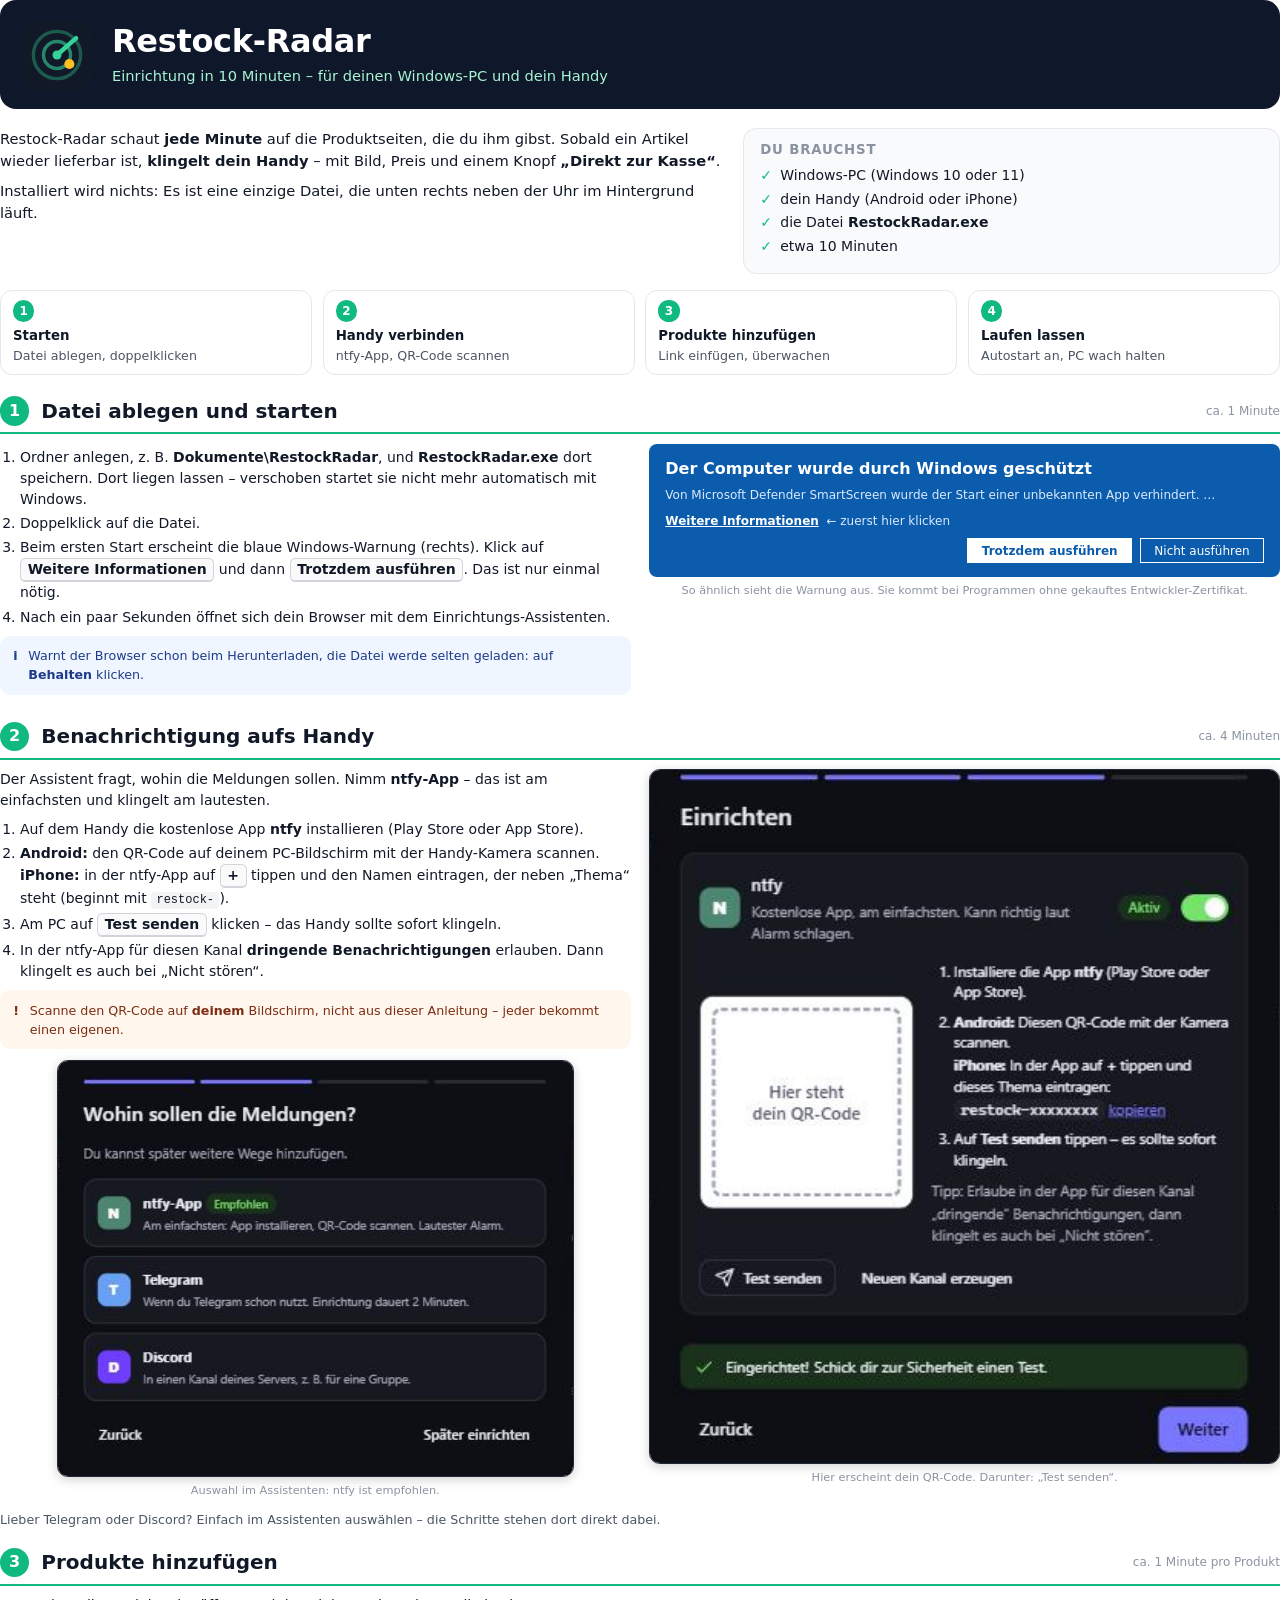
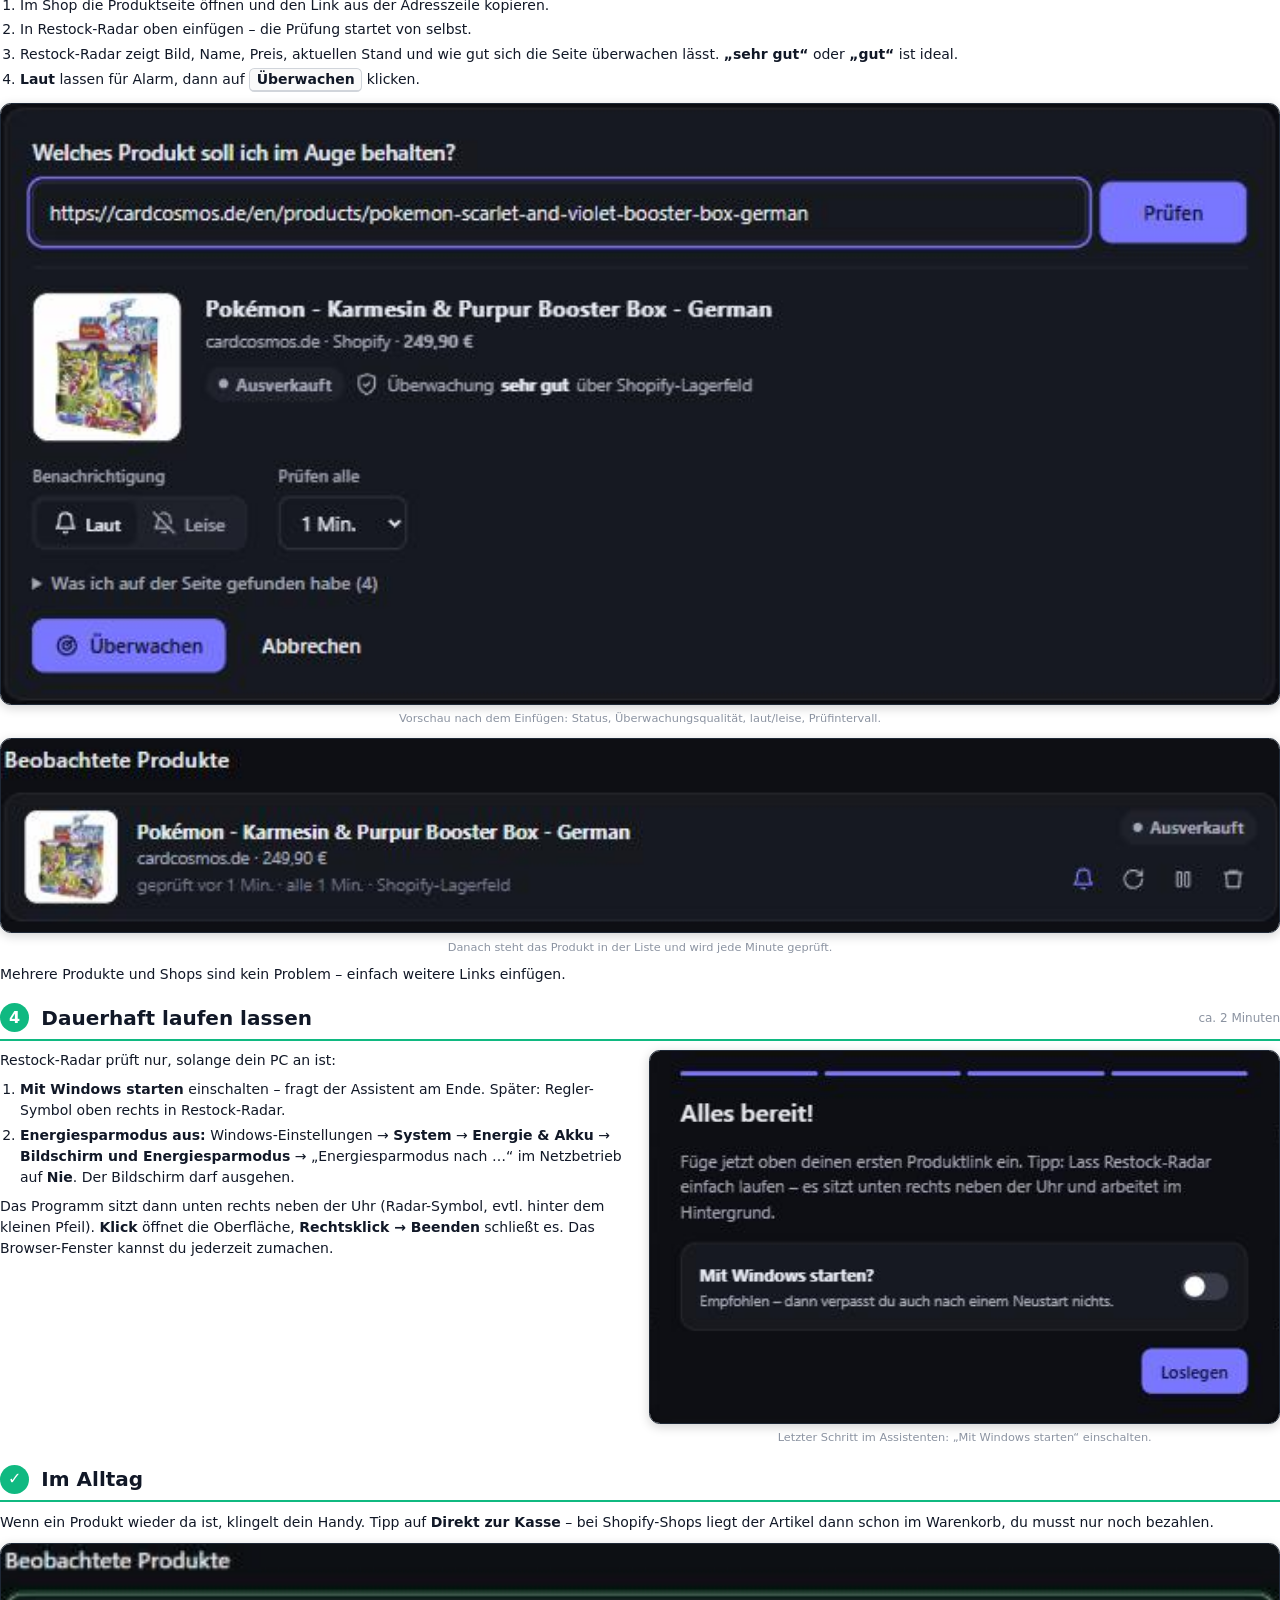
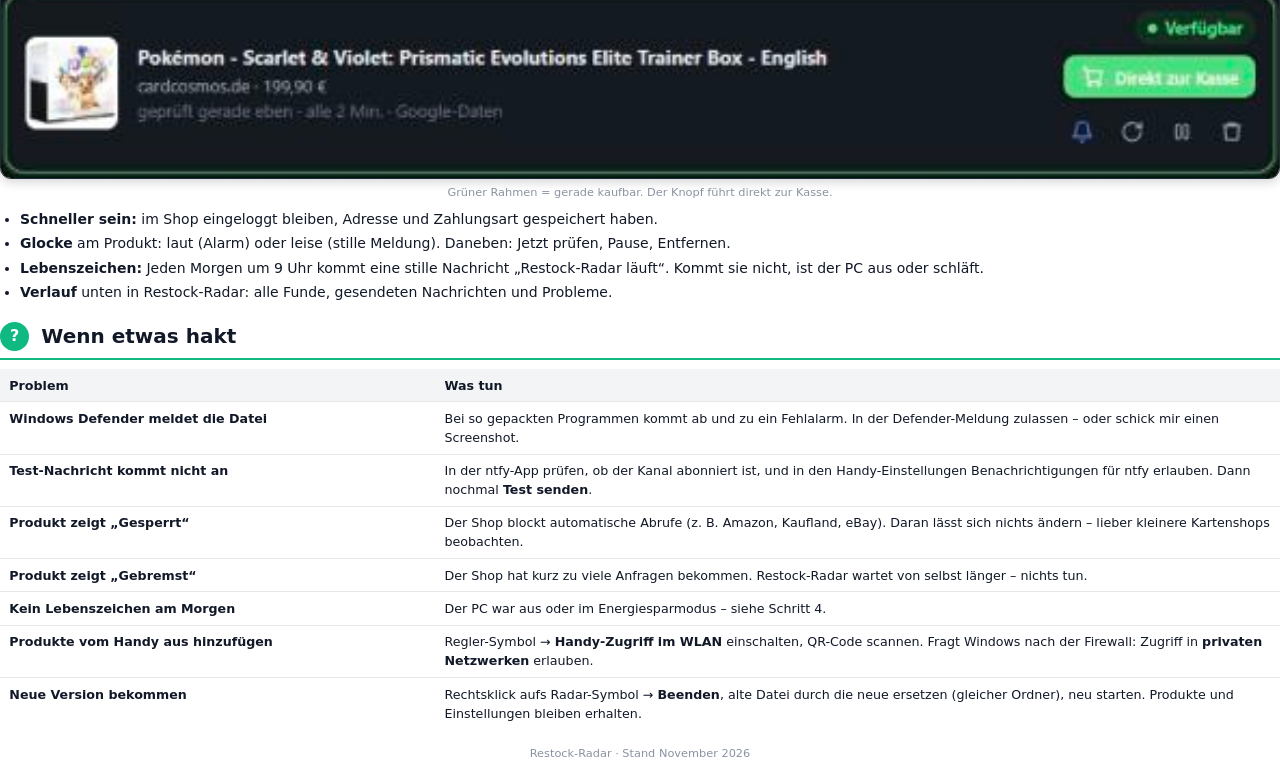
<file: docs/anleitung/anleitung.html>
<!doctype html>
<html lang="de">
<head>
<meta charset="utf-8">
<title>Restock-Radar – Einrichtung in 10 Minuten</title>
<style>
  @page {
    size: A4;
    margin: 16mm 16mm 18mm;
    @bottom-center { content: "Restock-Radar · Seite " counter(page) " von " counter(pages); font: 8pt "Segoe UI", sans-serif; color: #8b93a1; }
  }
  :root {
    --ink: #111827; --muted: #4b5563; --faint: #8b93a1; --line: #e5e7eb;
    --green: #10b981; --green-dark: #047857; --green-soft: #ecfdf5;
    --amber: #b45309; --amber-soft: #fff7ed; --blue: #2563eb; --blue-soft: #eff6ff;
  }
  * { box-sizing: border-box; }
  html { -webkit-print-color-adjust: exact; print-color-adjust: exact; }
  body { margin: 0; font: 10.5pt/1.5 "Segoe UI", system-ui, sans-serif; color: var(--ink); }
  h1, h2, h3 { margin: 0; line-height: 1.2; }
  p { margin: 0 0 6pt; }
  b { font-weight: 650; }
  code { font: 9pt Consolas, monospace; background: #f3f4f6; padding: 1pt 4pt; border-radius: 3pt; }
  .key { display: inline-block; font-weight: 650; padding: 0 5pt; border: 1px solid #d1d5db; border-bottom-width: 2px; border-radius: 4pt; background: #fafafa; white-space: nowrap; }

  /* Kopf */
  .hero { display: flex; gap: 14pt; align-items: center; padding: 14pt 16pt; border-radius: 12pt; background: #0f172a; color: #fff; }
  .hero svg { width: 54pt; height: 54pt; flex: none; }
  .hero h1 { font-size: 24pt; font-weight: 750; letter-spacing: -.01em; }
  .hero p { margin: 3pt 0 0; color: #a7f3d0; font-size: 11pt; }
  .intro { display: grid; grid-template-columns: 1.35fr 1fr; gap: 14pt; margin: 14pt 0 12pt; }
  .intro p { font-size: 11pt; }
  .needs { border: 1px solid var(--line); border-radius: 10pt; padding: 10pt 12pt; background: #f9fafb; }
  .needs h3 { font-size: 10pt; text-transform: uppercase; letter-spacing: .06em; color: var(--faint); margin-bottom: 5pt; }
  .needs ul { list-style: none; margin: 0; padding: 0; }
  .needs li { padding-left: 15pt; position: relative; margin: 2pt 0; }
  .needs li::before { content: "✓"; position: absolute; left: 0; color: var(--green); font-weight: 800; }

  /* Ablauf */
  .flow { display: grid; grid-template-columns: repeat(4, 1fr); gap: 8pt; margin-bottom: 16pt; }
  .flow div { border: 1px solid var(--line); border-radius: 9pt; padding: 7pt 9pt; font-size: 9.5pt; color: var(--muted); }
  .flow b { display: block; color: var(--ink); font-size: 10pt; }
  .flow span { display: inline-grid; place-items: center; width: 16pt; height: 16pt; border-radius: 50%; background: var(--green); color: #fff; font-weight: 800; font-size: 9pt; margin-bottom: 3pt; }

  /* Schritte */
  .step { margin: 0 0 14pt; break-inside: avoid; }
  .step-head { display: flex; align-items: center; gap: 9pt; margin-bottom: 7pt; padding-bottom: 5pt; border-bottom: 2px solid var(--green); }
  .num { display: grid; place-items: center; width: 22pt; height: 22pt; border-radius: 50%; background: var(--green); color: #fff; font-weight: 800; font-size: 12pt; flex: none; }
  .step-head h2 { font-size: 15pt; font-weight: 700; }
  .step-head .time { margin-left: auto; color: var(--faint); font-size: 9pt; }
  .cols { display: grid; grid-template-columns: 1fr 1fr; gap: 14pt; align-items: start; }
  ol, ul { margin: 0 0 6pt; padding-left: 15pt; }
  li { margin: 2.5pt 0; }
  figure { margin: 0; break-inside: avoid; }
  figure img { display: block; width: 100%; border-radius: 8pt; border: 1px solid #1f2937; box-shadow: 0 2pt 8pt rgba(0,0,0,.18); }
  figcaption { font-size: 8.5pt; color: var(--faint); margin-top: 4pt; text-align: center; }
  .narrow { width: 82%; margin: 0 auto; }
  .wide { margin: 8pt 0 6pt; }
  .note { display: flex; gap: 8pt; padding: 8pt 10pt; border-radius: 8pt; font-size: 9.5pt; margin: 6pt 0; break-inside: avoid; }
  .note .ico { font-weight: 800; flex: none; }
  .note.info { background: var(--blue-soft); color: #1e3a8a; }
  .note.warn { background: var(--amber-soft); color: #7c2d12; }
  .note.ok { background: var(--green-soft); color: #065f46; }

  /* Windows-Warnung nachgebaut */
  .smartscreen { background: #0b5cad; color: #fff; border-radius: 6pt; padding: 10pt 12pt; font-size: 9pt; }
  .smartscreen h4 { margin: 0 0 4pt; font-size: 12pt; font-weight: 600; }
  .smartscreen p { margin: 0 0 6pt; color: #dbeafe; }
  .smartscreen .link { text-decoration: underline; color: #fff; font-weight: 600; }
  .smartscreen .btns { display: flex; justify-content: flex-end; gap: 6pt; }
  .smartscreen .btns span { border: 1px solid #fff; padding: 2pt 10pt; }
  .smartscreen .btns .hi { background: #fff; color: #0b5cad; font-weight: 700; }

  /* Hilfe */
  table { width: 100%; border-collapse: collapse; font-size: 9.5pt; }
  th { text-align: left; background: #f3f4f6; padding: 5pt 7pt; font-weight: 650; }
  td { border-top: 1px solid var(--line); padding: 5pt 7pt; vertical-align: top; }
  td:first-child { font-weight: 600; width: 34%; }
  tr { break-inside: avoid; }
  .page-break { break-before: page; }
  .foot { margin-top: 12pt; font-size: 8.5pt; color: var(--faint); text-align: center; }
</style>
</head>
<body>

<section class="hero">
  <svg viewBox="0 0 64 64" aria-hidden="true">
    <rect width="64" height="64" rx="16" fill="#111827"/>
    <circle cx="32" cy="32" r="21" fill="none" stroke="#34d399" stroke-opacity=".35" stroke-width="3"/>
    <circle cx="32" cy="32" r="12" fill="none" stroke="#34d399" stroke-opacity=".6" stroke-width="3"/>
    <path d="M32 32 L49 17" stroke="#34d399" stroke-width="4" stroke-linecap="round"/>
    <circle cx="32" cy="32" r="4" fill="#34d399"/>
    <circle cx="43" cy="40" r="4.5" fill="#fbbf24"/>
  </svg>
  <div>
    <h1>Restock-Radar</h1>
    <p>Einrichtung in 10 Minuten – für deinen Windows-PC und dein Handy</p>
  </div>
</section>

<section class="intro">
  <div>
    <p>Restock-Radar schaut <b>jede Minute</b> auf die Produktseiten, die du ihm gibst. Sobald ein Artikel wieder lieferbar ist, <b>klingelt dein Handy</b> – mit Bild, Preis und einem Knopf <b>„Direkt zur Kasse“</b>.</p>
    <p>Installiert wird nichts: Es ist eine einzige Datei, die unten rechts neben der Uhr im Hintergrund läuft.</p>
  </div>
  <div class="needs">
    <h3>Du brauchst</h3>
    <ul>
      <li>Windows-PC (Windows 10 oder 11)</li>
      <li>dein Handy (Android oder iPhone)</li>
      <li>die Datei <b>RestockRadar.exe</b></li>
      <li>etwa 10 Minuten</li>
    </ul>
  </div>
</section>

<section class="flow">
  <div><span>1</span><b>Starten</b>Datei ablegen, doppelklicken</div>
  <div><span>2</span><b>Handy verbinden</b>ntfy-App, QR-Code scannen</div>
  <div><span>3</span><b>Produkte hinzufügen</b>Link einfügen, überwachen</div>
  <div><span>4</span><b>Laufen lassen</b>Autostart an, PC wach halten</div>
</section>

<!-- Schritt 1 -->
<section class="step">
  <div class="step-head"><span class="num">1</span><h2>Datei ablegen und starten</h2><span class="time">ca. 1 Minute</span></div>
  <div class="cols">
    <div>
      <ol>
        <li>Ordner anlegen, z. B. <b>Dokumente\RestockRadar</b>, und <b>RestockRadar.exe</b> dort speichern. Dort liegen lassen – verschoben startet sie nicht mehr automatisch mit Windows.</li>
        <li>Doppelklick auf die Datei.</li>
        <li>Beim ersten Start erscheint die blaue Windows-Warnung (rechts). Klick auf <span class="key">Weitere Informationen</span> und dann <span class="key">Trotzdem ausführen</span>. Das ist nur einmal nötig.</li>
        <li>Nach ein paar Sekunden öffnet sich dein Browser mit dem Einrichtungs-Assistenten.</li>
      </ol>
      <div class="note info"><span class="ico">i</span><span>Warnt der Browser schon beim Herunterladen, die Datei werde selten geladen: auf <b>Behalten</b> klicken.</span></div>
    </div>
    <figure>
      <div class="smartscreen">
        <h4>Der Computer wurde durch Windows geschützt</h4>
        <p>Von Microsoft Defender SmartScreen wurde der Start einer unbekannten App verhindert. …</p>
        <p><span class="link">Weitere Informationen</span> &nbsp;← zuerst hier klicken</p>
        <div class="btns"><span class="hi">Trotzdem ausführen</span><span>Nicht ausführen</span></div>
      </div>
      <figcaption>So ähnlich sieht die Warnung aus. Sie kommt bei Programmen ohne gekauftes Entwickler-Zertifikat.</figcaption>
    </figure>
  </div>
</section>

<!-- Schritt 2 -->
<section class="step page-break">
  <div class="step-head"><span class="num">2</span><h2>Benachrichtigung aufs Handy</h2><span class="time">ca. 4 Minuten</span></div>
  <div class="cols">
    <div>
      <p>Der Assistent fragt, wohin die Meldungen sollen. Nimm <b>ntfy-App</b> – das ist am einfachsten und klingelt am lautesten.</p>
      <ol>
        <li>Auf dem Handy die kostenlose App <b>ntfy</b> installieren (Play Store oder App Store).</li>
        <li><b>Android:</b> den QR-Code auf deinem PC-Bildschirm mit der Handy-Kamera scannen.<br>
            <b>iPhone:</b> in der ntfy-App auf <span class="key">+</span> tippen und den Namen eintragen, der neben „Thema“ steht (beginnt mit <code>restock-</code>).</li>
        <li>Am PC auf <span class="key">Test senden</span> klicken – das Handy sollte sofort klingeln.</li>
        <li>In der ntfy-App für diesen Kanal <b>dringende Benachrichtigungen</b> erlauben. Dann klingelt es auch bei „Nicht stören“.</li>
      </ol>
      <div class="note warn"><span class="ico">!</span><span>Scanne den QR-Code auf <b>deinem</b> Bildschirm, nicht aus dieser Anleitung – jeder bekommt einen eigenen.</span></div>
      <figure class="narrow" style="margin-top:8pt">
        <img src="img/1-kanal-waehlen.png" alt="">
        <figcaption>Auswahl im Assistenten: ntfy ist empfohlen.</figcaption>
      </figure>
    </div>
    <figure>
      <img src="img/2-ntfy-einrichten.png" alt="">
      <figcaption>Hier erscheint dein QR-Code. Darunter: „Test senden“.</figcaption>
    </figure>
  </div>
  <p style="margin-top:8pt; color: var(--muted); font-size: 9.5pt">Lieber Telegram oder Discord? Einfach im Assistenten auswählen – die Schritte stehen dort direkt dabei.</p>
</section>

<!-- Schritt 3 -->
<section class="step">
  <div class="step-head"><span class="num">3</span><h2>Produkte hinzufügen</h2><span class="time">ca. 1 Minute pro Produkt</span></div>
  <ol>
    <li>Im Shop die Produktseite öffnen und den Link aus der Adresszeile kopieren.</li>
    <li>In Restock-Radar oben einfügen – die Prüfung startet von selbst.</li>
    <li>Restock-Radar zeigt Bild, Name, Preis, aktuellen Stand und wie gut sich die Seite überwachen lässt. <b>„sehr gut“</b> oder <b>„gut“</b> ist ideal.</li>
    <li><b>Laut</b> lassen für Alarm, dann auf <span class="key">Überwachen</span> klicken.</li>
  </ol>
  <figure class="wide">
    <img src="img/3-produkt-pruefen.png" alt="">
    <figcaption>Vorschau nach dem Einfügen: Status, Überwachungsqualität, laut/leise, Prüfintervall.</figcaption>
  </figure>
  <figure class="wide">
    <img src="img/4-produkt-liste.png" alt="">
    <figcaption>Danach steht das Produkt in der Liste und wird jede Minute geprüft.</figcaption>
  </figure>
  <p>Mehrere Produkte und Shops sind kein Problem – einfach weitere Links einfügen.</p>
</section>

<!-- Schritt 4 -->
<section class="step">
  <div class="step-head"><span class="num">4</span><h2>Dauerhaft laufen lassen</h2><span class="time">ca. 2 Minuten</span></div>
  <div class="cols">
    <div>
      <p>Restock-Radar prüft nur, solange dein PC an ist:</p>
      <ol>
        <li><b>Mit Windows starten</b> einschalten – fragt der Assistent am Ende. Später: Regler-Symbol oben rechts in Restock-Radar.</li>
        <li><b>Energiesparmodus aus:</b> Windows-Einstellungen → <b>System</b> → <b>Energie &amp; Akku</b> → <b>Bildschirm und Energiesparmodus</b> → „Energiesparmodus nach …“ im Netzbetrieb auf <b>Nie</b>. Der Bildschirm darf ausgehen.</li>
      </ol>
      <p>Das Programm sitzt dann unten rechts neben der Uhr (Radar-Symbol, evtl. hinter dem kleinen Pfeil). <b>Klick</b> öffnet die Oberfläche, <b>Rechtsklick → Beenden</b> schließt es. Das Browser-Fenster kannst du jederzeit zumachen.</p>
    </div>
    <figure>
      <img src="img/5-autostart.png" alt="">
      <figcaption>Letzter Schritt im Assistenten: „Mit Windows starten“ einschalten.</figcaption>
    </figure>
  </div>
</section>

<!-- Alltag -->
<section class="step">
  <div class="step-head"><span class="num">✓</span><h2>Im Alltag</h2></div>
  <p>Wenn ein Produkt wieder da ist, klingelt dein Handy. Tipp auf <b>Direkt zur Kasse</b> – bei Shopify-Shops liegt der Artikel dann schon im Warenkorb, du musst nur noch bezahlen.</p>
  <figure class="wide">
    <img src="img/6-verfuegbar.png" alt="">
    <figcaption>Grüner Rahmen = gerade kaufbar. Der Knopf führt direkt zur Kasse.</figcaption>
  </figure>
  <ul>
    <li><b>Schneller sein:</b> im Shop eingeloggt bleiben, Adresse und Zahlungsart gespeichert haben.</li>
    <li><b>Glocke</b> am Produkt: laut (Alarm) oder leise (stille Meldung). Daneben: Jetzt prüfen, Pause, Entfernen.</li>
    <li><b>Lebenszeichen:</b> Jeden Morgen um 9 Uhr kommt eine stille Nachricht „Restock-Radar läuft“. Kommt sie nicht, ist der PC aus oder schläft.</li>
    <li><b>Verlauf</b> unten in Restock-Radar: alle Funde, gesendeten Nachrichten und Probleme.</li>
  </ul>
</section>

<!-- Hilfe -->
<section class="step">
  <div class="step-head"><span class="num">?</span><h2>Wenn etwas hakt</h2></div>
  <table>
    <tr><th>Problem</th><th>Was tun</th></tr>
    <tr><td>Windows Defender meldet die Datei</td><td>Bei so gepackten Programmen kommt ab und zu ein Fehlalarm. In der Defender-Meldung zulassen – oder schick mir einen Screenshot.</td></tr>
    <tr><td>Test-Nachricht kommt nicht an</td><td>In der ntfy-App prüfen, ob der Kanal abonniert ist, und in den Handy-Einstellungen Benachrichtigungen für ntfy erlauben. Dann nochmal <b>Test senden</b>.</td></tr>
    <tr><td>Produkt zeigt „Gesperrt“</td><td>Der Shop blockt automatische Abrufe (z. B. Amazon, Kaufland, eBay). Daran lässt sich nichts ändern – lieber kleinere Kartenshops beobachten.</td></tr>
    <tr><td>Produkt zeigt „Gebremst“</td><td>Der Shop hat kurz zu viele Anfragen bekommen. Restock-Radar wartet von selbst länger – nichts tun.</td></tr>
    <tr><td>Kein Lebenszeichen am Morgen</td><td>Der PC war aus oder im Energiesparmodus – siehe Schritt 4.</td></tr>
    <tr><td>Produkte vom Handy aus hinzufügen</td><td>Regler-Symbol → <b>Handy-Zugriff im WLAN</b> einschalten, QR-Code scannen. Fragt Windows nach der Firewall: Zugriff in <b>privaten Netzwerken</b> erlauben.</td></tr>
    <tr><td>Neue Version bekommen</td><td>Rechtsklick aufs Radar-Symbol → <b>Beenden</b>, alte Datei durch die neue ersetzen (gleicher Ordner), neu starten. Produkte und Einstellungen bleiben erhalten.</td></tr>
  </table>
  <p class="foot">Restock-Radar · Stand November 2026</p>
</section>

</body>
</html>
</file>
